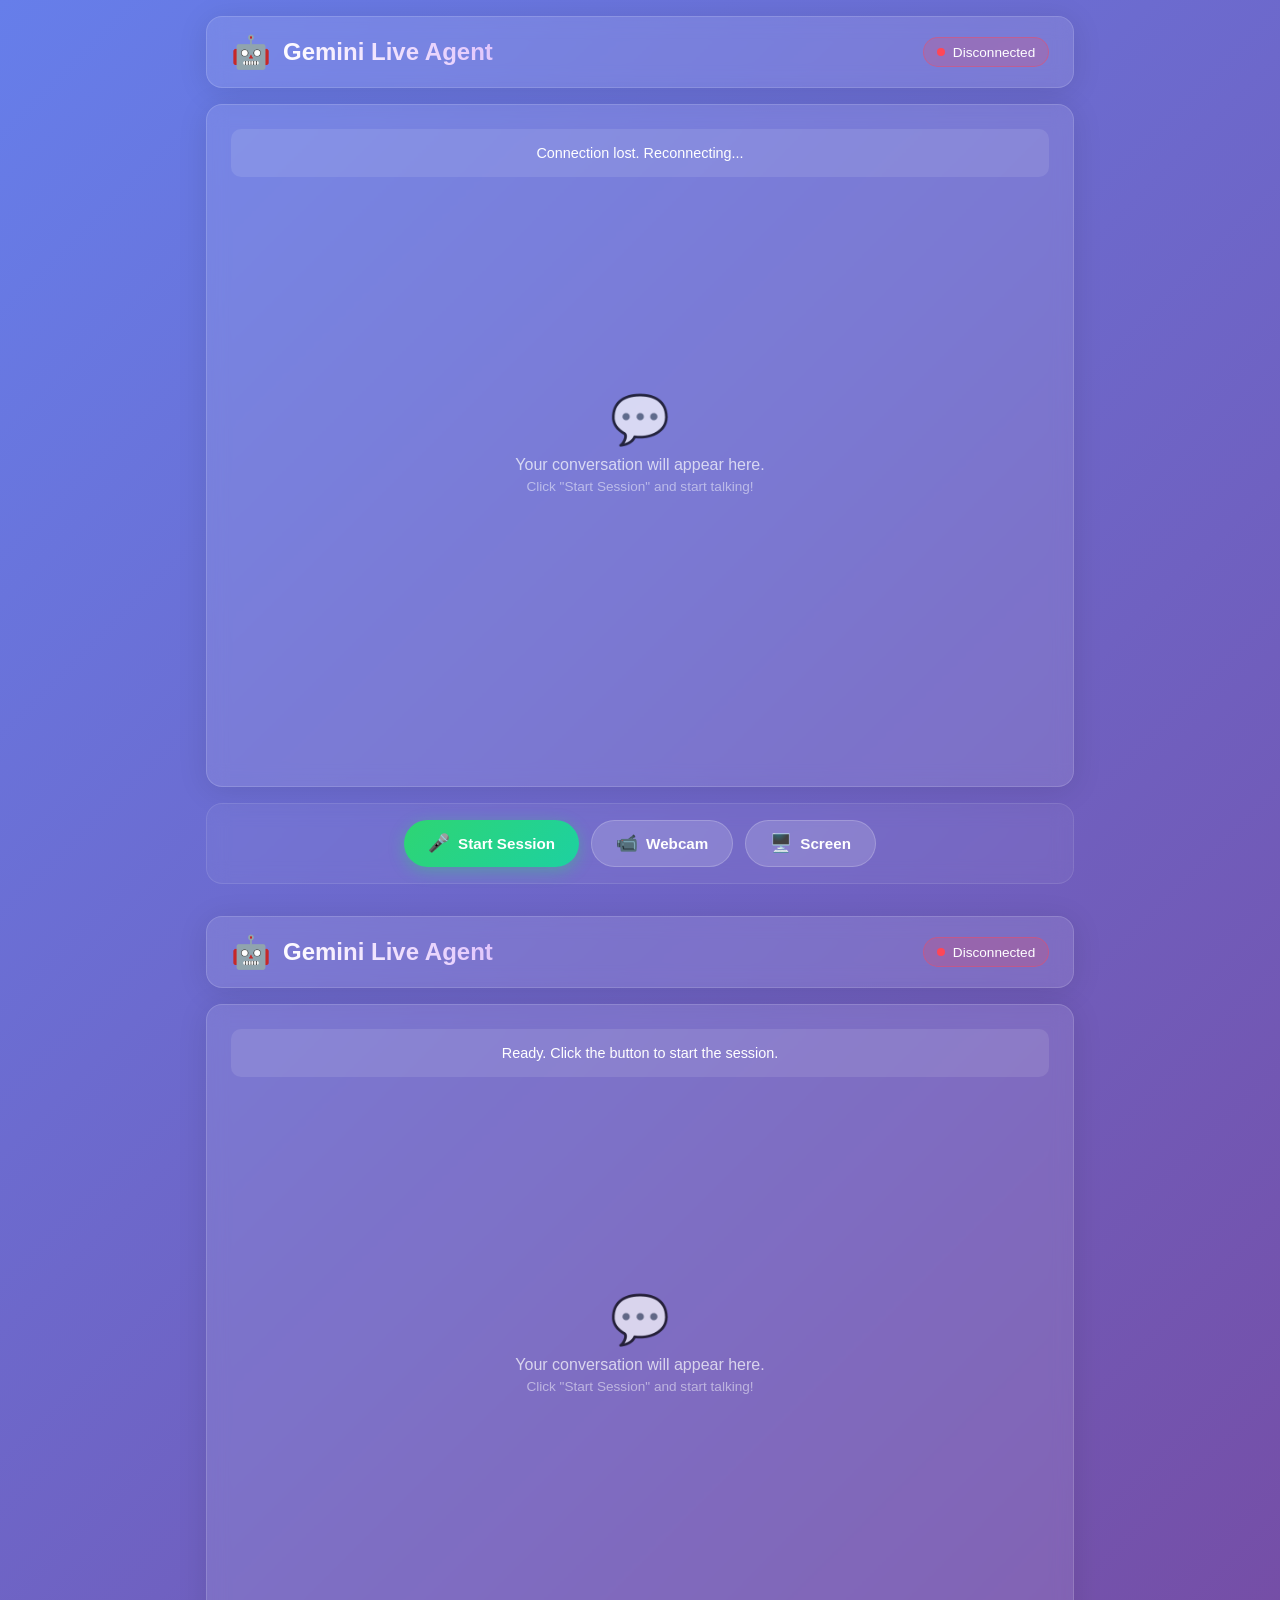
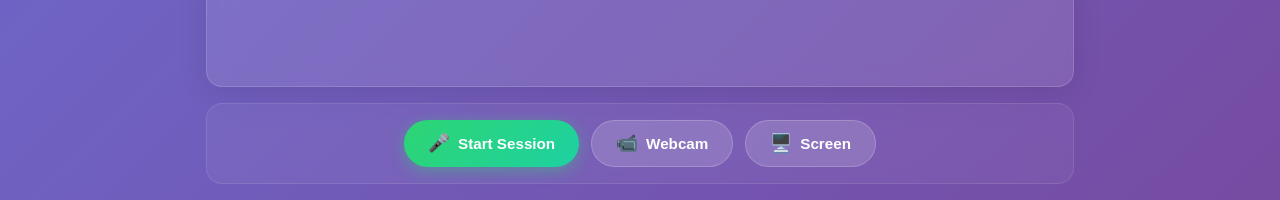
<file: live_agent/frontend/index.html>
<!DOCTYPE html>
<html lang="en">
<head>
    <meta charset="UTF-8">
    <meta name="viewport" content="width=device-width, initial-scale=1.0">
    <title>Gemini Live Agent</title>
    <link rel="stylesheet" href="styles.css">
</head>
<body>
    <div class="app-container">
        <!-- Header -->
        <header class="app-header">
            <div class="logo">
                <span class="logo-icon">🤖</span>
                <h1>Gemini Live Agent</h1>
            </div>
            <div id="connectionStatus" class="connection-status disconnected">
                <span class="status-dot"></span>
                <span class="status-text">Disconnected</span>
            </div>
        </header>

        <!-- Main chat area -->
        <main class="chat-area">
            <!-- Status bar -->
            <div id="status" class="status-bar">Ready. Click the button to start the session.</div>

            <!-- Conversation history -->
            <div id="conversation" class="conversation">
                <div class="welcome-message">
                    <span class="welcome-icon">💬</span>
                    <p>Your conversation will appear here.</p>
                    <p class="hint">Click "Start Session" and start talking!</p>
                </div>
            </div>

            <!-- Video display (hidden by default) -->
            <div id="videoContainer" class="video-container hidden">
                <video id="videoElement" autoplay playsinline muted></video>
                <div class="video-overlay">
                    <span class="live-indicator">● LIVE</span>
                </div>
            </div>

            <!-- Voice activity indicator -->
            <div id="voiceIndicator" class="voice-indicator">
                <div class="wave"></div>
                <div class="wave"></div>
                <div class="wave"></div>
                <div class="wave"></div>
                <div class="wave"></div>
                <span class="indicator-label">Listening...</span>
            </div>
        </main>

        <!-- Bottom controls -->
        <footer class="controls">
            <button id="micButton" class="btn btn-primary">
                <span class="btn-icon">🎤</span>
                <span class="btn-label">Start Session</span>
            </button>
            <button id="webcamButton" class="btn btn-secondary">
                <span class="btn-icon">📹</span>
                <span class="btn-label">Webcam</span>
            </button>
            <button id="screenButton" class="btn btn-secondary">
                <span class="btn-icon">🖥️</span>
                <span class="btn-label">Screen</span>
            </button>
        </footer>
    </div>

    <script type="module" src="app.js"></script>
</body>
</html><!DOCTYPE html>
<html lang="en">
<head>
    <meta charset="UTF-8">
    <meta name="viewport" content="width=device-width, initial-scale=1.0">
    <title>Gemini Live Agent</title>
    <link rel="stylesheet" href="styles.css">
</head>
<body>
    <div class="app-container">
        <!-- Header -->
        <header class="app-header">
            <div class="logo">
                <span class="logo-icon">🤖</span>
                <h1>Gemini Live Agent</h1>
            </div>
            <div id="connectionStatus" class="connection-status disconnected">
                <span class="status-dot"></span>
                <span class="status-text">Disconnected</span>
            </div>
        </header>

        <!-- Main chat area -->
        <main class="chat-area">
            <!-- Status bar -->
            <div id="status" class="status-bar">Ready. Click the button to start the session.</div>

            <!-- Conversation history -->
            <div id="conversation" class="conversation">
                <div class="welcome-message">
                    <span class="welcome-icon">💬</span>
                    <p>Your conversation will appear here.</p>
                    <p class="hint">Click "Start Session" and start talking!</p>
                </div>
            </div>

            <!-- Video display (hidden by default) -->
            <div id="videoContainer" class="video-container hidden">
                <video id="videoElement" autoplay playsinline muted></video>
                <div class="video-overlay">
                    <span class="live-indicator">● LIVE</span>
                </div>
            </div>

            <!-- Voice activity indicator -->
            <div id="voiceIndicator" class="voice-indicator">
                <div class="wave"></div>
                <div class="wave"></div>
                <div class="wave"></div>
                <div class="wave"></div>
                <div class="wave"></div>
                <span class="indicator-label">Listening...</span>
            </div>
        </main>

        <!-- Bottom controls -->
        <footer class="controls">
            <button id="micButton" class="btn btn-primary">
                <span class="btn-icon">🎤</span>
                <span class="btn-label">Start Session</span>
            </button>
            <button id="webcamButton" class="btn btn-secondary">
                <span class="btn-icon">📹</span>
                <span class="btn-label">Webcam</span>
            </button>
            <button id="screenButton" class="btn btn-secondary">
                <span class="btn-icon">🖥️</span>
                <span class="btn-label">Screen</span>
            </button>
        </footer>
    </div>

    <script type="module" src="app.js"></script>
</body>
</html>
</file>
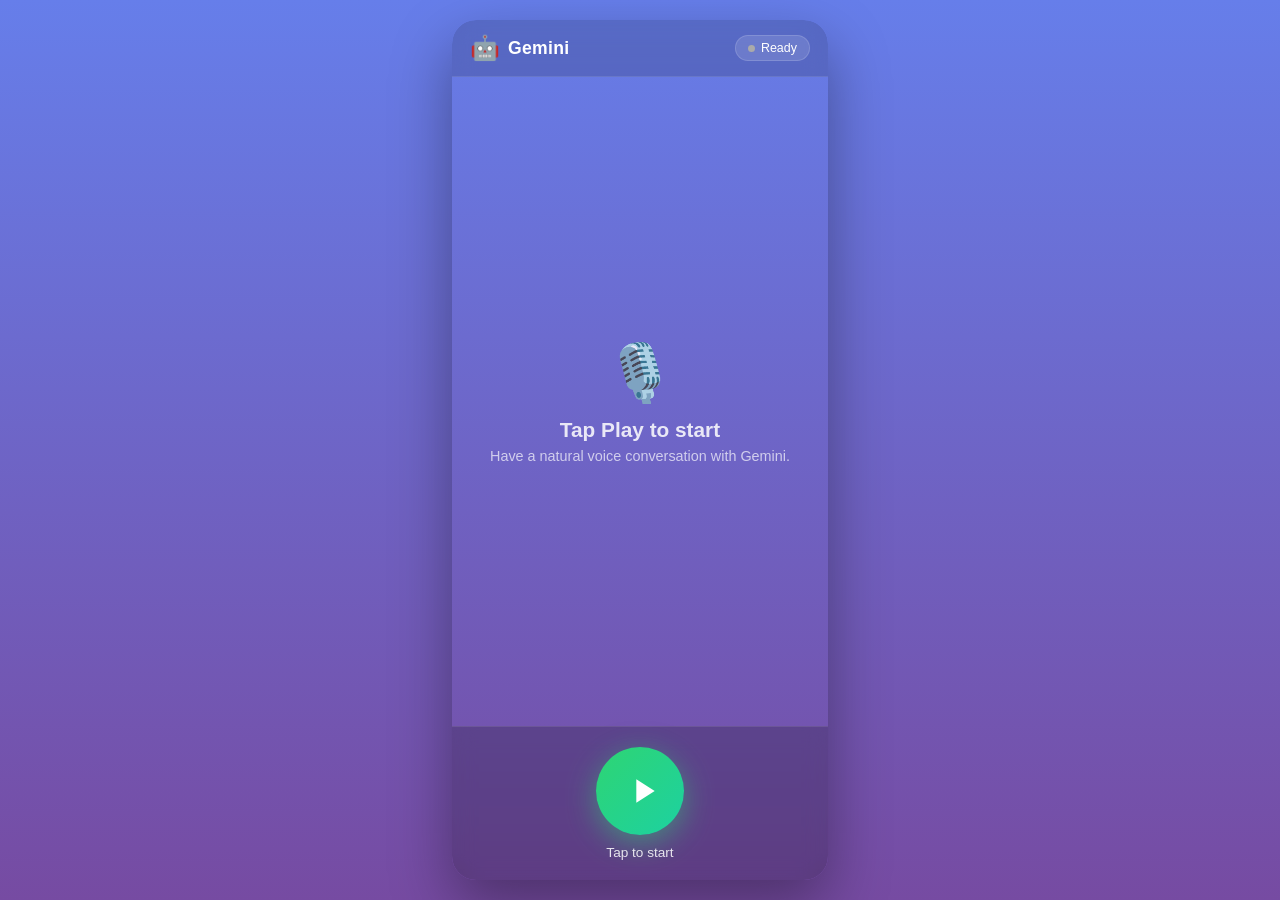
<file: live_agent/frontend/mobile.html>
<!DOCTYPE html>
<html lang="en">
<head>
    <meta charset="UTF-8">
    <meta name="viewport" content="width=device-width, initial-scale=1.0, maximum-scale=1.0, user-scalable=no">
    <meta name="apple-mobile-web-app-capable" content="yes">
    <meta name="mobile-web-app-capable" content="yes">
    <meta name="theme-color" content="#667eea">
    <title>Gemini Assistant</title>
    <link rel="stylesheet" href="styles/mobile-style.css"></head>
<body>

    <div class="app-shell">

        <!-- Header -->
        <header class="mobile-header">
            <div class="brand">
                <span class="brand-icon">🤖</span>
                <span class="brand-name">Gemini</span>
            </div>
            <div id="statusPill" class="status-pill status-idle">
                <span class="status-dot"></span>
                <span class="status-label">Ready</span>
            </div>
        </header>

        <!-- Function call info (appears when a tool is called) -->
        <div id="functionInfo" class="function-info hidden">
            <span class="function-icon">⚙️</span>
            <span id="functionInfoText" class="function-text">Tool running...</span>
        </div>

        <!-- Main interaction zone -->
        <main class="main-zone">

            <!-- Video preview (hidden until webcam/screen is active) -->
            <div id="videoWrapper" class="video-wrapper hidden">
                <video id="videoPreview" autoplay playsinline muted></video>
                <div class="live-badge">● LIVE</div>
            </div>

            <!-- Conversation / chat output -->
            <div id="output" class="output">
                <div class="welcome">
                    <div class="welcome-icon">🎙️</div>
                    <h2>Tap Play to start</h2>
                    <p>Have a natural voice conversation with Gemini.</p>
                </div>
            </div>

        </main>

        <!-- Controls zone (bottom of screen) -->
        <footer class="controls-zone">

            <!-- Play button (shown initially) -->
            <div id="playButtonContainer" class="play-container">
                <button id="connectButton" class="play-button" aria-label="Start session">
                    <svg viewBox="0 0 24 24" fill="currentColor" width="40" height="40">
                        <path d="M8 5v14l11-7z"/>
                    </svg>
                </button>
                <p class="play-hint">Tap to start</p>
            </div>

            <!-- Media controls (shown when session is active) -->
            <div id="mediaButtonsContainer" class="media-controls hidden">

                <button id="micButton" class="control-btn control-mic" aria-label="Mute microphone">
                    <svg viewBox="0 0 24 24" fill="currentColor" width="28" height="28">
                        <path d="M12 14c1.66 0 3-1.34 3-3V5c0-1.66-1.34-3-3-3S9 3.34 9 5v6c0 1.66 1.34 3 3 3zm5.3-3c0 3-2.54 5.1-5.3 5.1S6.7 14 6.7 11H5c0 3.41 2.72 6.23 6 6.72V21h2v-3.28c3.28-.48 6-3.3 6-6.72h-1.7z"/>
                    </svg>
                </button>

                <button id="webcamButton" class="control-btn control-cam" aria-label="Start webcam">
                    <svg viewBox="0 0 24 24" fill="currentColor" width="28" height="28">
                        <path d="M17 10.5V7c0-.55-.45-1-1-1H4c-.55 0-1 .45-1 1v10c0 .55.45 1 1 1h12c.55 0 1-.45 1-1v-3.5l4 4v-11l-4 4z"/>
                    </svg>
                </button>

                <button id="stopButton" class="control-btn control-stop" aria-label="End session">
                    <svg viewBox="0 0 24 24" fill="currentColor" width="28" height="28">
                        <path d="M6 6h12v12H6z"/>
                    </svg>
                </button>

                <button id="screenButton" class="control-btn control-screen" aria-label="Share screen">
                    <svg viewBox="0 0 24 24" fill="currentColor" width="28" height="28">
                        <path d="M20 18c1.1 0 2-.9 2-2V6c0-1.1-.9-2-2-2H4c-1.1 0-2 .9-2 2v10c0 1.1.9 2 2 2H0v2h24v-2h-4zM4 6h16v10H4V6z"/>
                    </svg>
                </button>

                <button id="switchCameraButton" class="control-btn control-switch hidden" aria-label="Switch camera">
                    <svg viewBox="0 0 24 24" fill="currentColor" width="28" height="28">
                        <path d="M20 4h-3.17L15 2H9L7.17 4H4c-1.1 0-2 .9-2 2v12c0 1.1.9 2 2 2h16c1.1 0 2-.9 2-2V6c0-1.1-.9-2-2-2zm-5 11.5V13H9v2.5L5.5 12 9 8.5V11h6V8.5l3.5 3.5-3.5 3.5z"/>
                    </svg>
                </button>

            </div>

        </footer>

    </div>

    <script type="module">
import { AudioStreamer } from './audio-streamer.js';
import { MediaHandler } from './media-handler.js';

// =============================================================
// Configuration
// =============================================================
const GEMINI_MODEL = "models/gemini-3.1-flash-live-preview";
const PROXY_URL ='ws://localhost:8081';

// =============================================================
// AudioRecorder class (reused from index.html version)
// =============================================================
class AudioRecorder {
    constructor() {
        this.audioContext = null;
        this.workletNode = null;
        this.stream = null;
        this.source = null;
    }

    async start() {
        this.stream = await navigator.mediaDevices.getUserMedia({ audio: true });
        this.audioContext = new AudioContext({ sampleRate: 16000 });
        await this.audioContext.audioWorklet.addModule('audio-processor.js');
        this.workletNode = new AudioWorkletNode(this.audioContext, 'audio-processor');
        this.source = this.audioContext.createMediaStreamSource(this.stream);
        this.source.connect(this.workletNode);
    }

    mute()   { if (this.source && this.workletNode) this.source.disconnect(this.workletNode); }
    unmute() { if (this.source && this.workletNode) this.source.connect(this.workletNode); }

    stop() {
        if (this.stream) this.stream.getTracks().forEach(t => t.stop());
        if (this.audioContext) this.audioContext.close();
        this.stream = null;
        this.audioContext = null;
        this.workletNode = null;
        this.source = null;
    }
}

// =============================================================
// UI element references
// =============================================================
const statusPill            = document.getElementById('statusPill');
const statusLabel           = statusPill.querySelector('.status-label');
const functionInfo          = document.getElementById('functionInfo');
const functionInfoText      = document.getElementById('functionInfoText');
const videoWrapper          = document.getElementById('videoWrapper');
const videoPreview          = document.getElementById('videoPreview');
const output                = document.getElementById('output');

const playButtonContainer   = document.getElementById('playButtonContainer');
const connectButton         = document.getElementById('connectButton');

const mediaButtonsContainer = document.getElementById('mediaButtonsContainer');
const micButton             = document.getElementById('micButton');
const webcamButton          = document.getElementById('webcamButton');
const screenButton          = document.getElementById('screenButton');
const stopButton            = document.getElementById('stopButton');
const switchCameraButton    = document.getElementById('switchCameraButton');

// =============================================================
// Instances
// =============================================================
const recorder     = new AudioRecorder();
const streamer     = new AudioStreamer();
const mediaHandler = new MediaHandler();
mediaHandler.setVideoElement(videoPreview);

// =============================================================
// App state
// =============================================================
let ws              = null;
let isSessionActive = false;
let isMicMuted      = false;
let mediaType       = null;          // 'webcam' | 'screen' | null

// =============================================================
// UI helpers
// =============================================================
function setStatus(state, label) {
    statusPill.className = `status-pill status-${state}`;
    statusLabel.textContent = label;
}

function showFunctionInfo(text) {
    functionInfoText.textContent = text;
    functionInfo.classList.remove('hidden');
    clearTimeout(showFunctionInfo._t);
    showFunctionInfo._t = setTimeout(() => functionInfo.classList.add('hidden'), 3500);
}

function addMessage(text, sender) {
    // Remove welcome message on first real message
    const welcome = output.querySelector('.welcome');
    if (welcome) welcome.remove();

    const msg = document.createElement('div');
    msg.className = 'message ' + sender;
    msg.textContent = text;
    output.appendChild(msg);
    output.scrollTop = output.scrollHeight;
}

function switchToMediaControls() {
    playButtonContainer.classList.add('hidden');
    mediaButtonsContainer.classList.remove('hidden');
}

function switchToPlayButton() {
    mediaButtonsContainer.classList.add('hidden');
    playButtonContainer.classList.remove('hidden');
    videoWrapper.classList.add('hidden');
    micButton.classList.remove('muted');
    webcamButton.classList.remove('active');
    screenButton.classList.remove('active');
    switchCameraButton.classList.add('hidden');
}

function resetWelcome() {
    output.innerHTML = `
        <div class="welcome">
            <div class="welcome-icon">🎙️</div>
            <h2>Tap Play to start</h2>
            <p>Have a natural voice conversation with Gemini.</p>
        </div>
    `;
}

// =============================================================
// WebSocket setup (called on Play)
// =============================================================
function connectWebSocket() {
    return new Promise((resolve, reject) => {
        ws = new WebSocket(PROXY_URL);

        ws.onopen = () => {
            console.log('✅ WebSocket connected');
            resolve();
        };

        ws.onerror = (err) => {
            console.error('❌ WebSocket error', err);
            setStatus('error', 'Error');
            reject(err);
        };

        ws.onclose = () => {
            console.warn('⚠️ WebSocket closed');
            isSessionActive = false;
            setStatus('idle', 'Ready');
        };

        ws.onmessage = handleServerMessage;
    });
}

// =============================================================
// Server message handler
// =============================================================
async function handleServerMessage(event) {
    const response = JSON.parse(event.data);

    // ADK format: { type: "audio" | "interrupted" | "backend", data: ... }
    if (response.type === "interrupted") {
        if (streamer.stop) streamer.stop();
        setStatus('connected', 'Listening');
        return;
    }

    if (response.type === "audio") {
        setStatus('speaking', 'Speaking');
        await streamer.receiveAudioChunk(response.data);
        return;
    }

    if (response.type === "backend" && response.data === "turn_complete") {
        if (!streamer.isPlaying) {
            setStatus('connected', 'Listening');
        }
        return;
    }
}
// =============================================================
// CONNECT (Play button) — starts everything
// =============================================================
connectButton.addEventListener('click', async () => {
    setStatus('idle', 'Connecting...');

    try {
        await connectWebSocket();
    } catch {
        alert('Could not connect to the server. Is the proxy running?');
        return;
    }

    try {
        await recorder.start();
    } catch {
        alert('Microphone access denied.');
        ws.close();
        return;
    }

    // Wire the worklet to send audio chunks via WebSocket
    recorder.workletNode.port.onmessage = (event) => {
        if (!isSessionActive || ws.readyState !== WebSocket.OPEN) return;
        const b64 = btoa(String.fromCharCode(...new Uint8Array(event.data)));
        ws.send(JSON.stringify({
            realtimeInput: {
                mediaChunks: [{ mime_type: "audio/pcm", data: b64 }]
            }
        }));
    };

    isSessionActive = true;
    switchToMediaControls();
    setStatus('connected', 'Listening');
});

// =============================================================
// STOP — ends the session completely
// =============================================================
stopButton.addEventListener('click', () => {
    if (streamer.stop) streamer.stop();
    recorder.stop();
    mediaHandler.stopAll();
    if (ws && ws.readyState === WebSocket.OPEN) ws.close();

    isSessionActive = false;
    isMicMuted      = false;
    mediaType       = null;

    switchToPlayButton();
    resetWelcome();
    setStatus('idle', 'Ready');
});

// =============================================================
// MIC — mute / unmute
// =============================================================
micButton.addEventListener('click', () => {
    if (!isSessionActive) return;

    isMicMuted = !isMicMuted;
    if (isMicMuted) {
        recorder.mute();
        micButton.classList.add('muted');
        setStatus('idle', 'Muted');
    } else {
        recorder.unmute();
        micButton.classList.remove('muted');
        setStatus('connected', 'Listening');
    }
});

// =============================================================
// WEBCAM — toggle
// =============================================================
webcamButton.addEventListener('click', async () => {
    if (!isSessionActive) return;

    // Already active → stop
    if (mediaType === 'webcam') {
        mediaHandler.stopAll();
        videoWrapper.classList.add('hidden');
        webcamButton.classList.remove('active');
        switchCameraButton.classList.add('hidden');
        mediaType = null;
        return;
    }

    // Stop screen if active first
    if (mediaType === 'screen') {
        mediaHandler.stopAll();
        screenButton.classList.remove('active');
    }

    const success = await mediaHandler.startWebcam();
    if (!success) {
        alert('Webcam access denied.');
        return;
    }

    videoWrapper.classList.remove('hidden');
    mediaHandler.startFrameCapture();
    webcamButton.classList.add('active');
    mediaType = 'webcam';

    // Show "switch camera" only on mobile (touch devices with multiple cameras)
    if ('ontouchstart' in window) {
        switchCameraButton.classList.remove('hidden');
    }
});

// =============================================================
// SCREEN SHARE — toggle
// =============================================================
screenButton.addEventListener('click', async () => {
    if (!isSessionActive) return;

    if (mediaType === 'screen') {
        mediaHandler.stopAll();
        videoWrapper.classList.add('hidden');
        screenButton.classList.remove('active');
        mediaType = null;
        return;
    }

    if (mediaType === 'webcam') {
        mediaHandler.stopAll();
        webcamButton.classList.remove('active');
        switchCameraButton.classList.add('hidden');
    }

    const success = await mediaHandler.startScreenShare();
    if (!success) {
        alert('Screen share denied.');
        return;
    }

    videoWrapper.classList.remove('hidden');
    mediaHandler.startFrameCapture();
    screenButton.classList.add('active');
    mediaType = 'screen';
});

// =============================================================
// SWITCH CAMERA — front ↔ back on mobile
// =============================================================
switchCameraButton.addEventListener('click', async () => {
    if (mediaType !== 'webcam') return;

    // Toggle facing mode by stopping and restarting with the opposite one
    const current = mediaHandler._facingMode || 'user';
    const next    = current === 'user' ? 'environment' : 'user';

    mediaHandler.stopAll();

    // Restart webcam with opposite facing mode
    try {
        const stream = await navigator.mediaDevices.getUserMedia({
            video: { facingMode: next, width: 640, height: 480 },
            audio: false
        });
        mediaHandler.stream = stream;
        mediaHandler._facingMode = next;
        videoPreview.srcObject = stream;
        videoWrapper.classList.remove('hidden');
        mediaHandler.startFrameCapture();
    } catch (err) {
        console.error('Failed to switch camera:', err);
    }
});    </script>

</body>
</html>
</file>
<file: live_agent/frontend/styles.css>
/* ===== Reset & Base ===== */
* {
    margin: 0;
    padding: 0;
    box-sizing: border-box;
}

body {
    font-family: -apple-system, BlinkMacSystemFont, 'Segoe UI', Roboto, sans-serif;
    background: linear-gradient(135deg, #667eea 0%, #764ba2 100%);
    min-height: 100vh;
    color: #fff;
    overflow-x: hidden;
}

/* ===== App Container ===== */
.app-container {
    max-width: 900px;
    margin: 0 auto;
    min-height: 100vh;
    display: flex;
    flex-direction: column;
    padding: 1rem;
}

/* ===== Header ===== */
.app-header {
    display: flex;
    justify-content: space-between;
    align-items: center;
    padding: 1rem 1.5rem;
    background: rgba(255, 255, 255, 0.1);
    backdrop-filter: blur(10px);
    border-radius: 16px;
    margin-bottom: 1rem;
    box-shadow: 0 4px 30px rgba(0, 0, 0, 0.1);
    border: 1px solid rgba(255, 255, 255, 0.15);
}

.logo {
    display: flex;
    align-items: center;
    gap: 0.75rem;
}

.logo-icon {
    font-size: 2rem;
    animation: bounce 2s ease-in-out infinite;
}

@keyframes bounce {
    0%, 100% { transform: translateY(0); }
    50% { transform: translateY(-5px); }
}

.app-header h1 {
    font-size: 1.5rem;
    font-weight: 600;
    background: linear-gradient(45deg, #fff, #e0c3fc);
    -webkit-background-clip: text;
    -webkit-text-fill-color: transparent;
    background-clip: text;
}

/* ===== Connection Status ===== */
.connection-status {
    display: flex;
    align-items: center;
    gap: 0.5rem;
    padding: 0.4rem 0.8rem;
    border-radius: 20px;
    font-size: 0.85rem;
    font-weight: 500;
}

.status-dot {
    width: 8px;
    height: 8px;
    border-radius: 50%;
    background: #888;
    transition: background 0.3s;
}

.connection-status.connected {
    background: rgba(46, 213, 115, 0.2);
    border: 1px solid rgba(46, 213, 115, 0.4);
}
.connection-status.connected .status-dot {
    background: #2ed573;
    box-shadow: 0 0 10px #2ed573;
    animation: pulse-dot 2s ease-in-out infinite;
}

.connection-status.disconnected {
    background: rgba(255, 71, 87, 0.2);
    border: 1px solid rgba(255, 71, 87, 0.4);
}
.connection-status.disconnected .status-dot {
    background: #ff4757;
}

@keyframes pulse-dot {
    0%, 100% { opacity: 1; }
    50% { opacity: 0.4; }
}

/* ===== Chat Area ===== */
.chat-area {
    flex: 1;
    display: flex;
    flex-direction: column;
    background: rgba(255, 255, 255, 0.1);
    backdrop-filter: blur(10px);
    border-radius: 16px;
    padding: 1.5rem;
    gap: 1rem;
    box-shadow: 0 4px 30px rgba(0, 0, 0, 0.1);
    border: 1px solid rgba(255, 255, 255, 0.15);
    overflow: hidden;
}

/* ===== Status Bar ===== */
.status-bar {
    padding: 0.75rem 1rem;
    background: rgba(255, 255, 255, 0.1);
    border-radius: 10px;
    font-size: 0.9rem;
    text-align: center;
    font-weight: 500;
    min-height: 48px;
    display: flex;
    align-items: center;
    justify-content: center;
    transition: background 0.3s;
}

.status-bar.speaking {
    background: rgba(255, 177, 66, 0.2);
    border: 1px solid rgba(255, 177, 66, 0.4);
}

.status-bar.listening {
    background: rgba(46, 213, 115, 0.15);
    border: 1px solid rgba(46, 213, 115, 0.3);
}

/* ===== Conversation ===== */
.conversation {
    flex: 1;
    overflow-y: auto;
    padding: 1rem;
    display: flex;
    flex-direction: column;
    gap: 0.75rem;
    min-height: 300px;
    max-height: 500px;
}

.conversation::-webkit-scrollbar {
    width: 6px;
}
.conversation::-webkit-scrollbar-thumb {
    background: rgba(255, 255, 255, 0.3);
    border-radius: 3px;
}

.welcome-message {
    margin: auto;
    text-align: center;
    opacity: 0.7;
}

.welcome-icon {
    font-size: 3rem;
    display: block;
    margin-bottom: 0.5rem;
}

.hint {
    font-size: 0.85rem;
    opacity: 0.7;
    margin-top: 0.3rem;
}

.message {
    padding: 0.8rem 1.1rem;
    border-radius: 18px;
    max-width: 75%;
    word-wrap: break-word;
    animation: slide-in 0.3s ease-out;
    line-height: 1.4;
}

@keyframes slide-in {
    from { opacity: 0; transform: translateY(10px); }
    to { opacity: 1; transform: translateY(0); }
}

.message.user {
    align-self: flex-end;
    background: linear-gradient(135deg, #667eea, #764ba2);
    border-bottom-right-radius: 4px;
}

.message.assistant {
    align-self: flex-start;
    background: rgba(255, 255, 255, 0.15);
    border-bottom-left-radius: 4px;
}

.message.tool {
    align-self: center;
    background: rgba(255, 177, 66, 0.2);
    border: 1px solid rgba(255, 177, 66, 0.4);
    font-size: 0.85rem;
    font-family: monospace;
    max-width: 90%;
    opacity: 0.9;
}

.message-meta {
    font-size: 0.7rem;
    opacity: 0.6;
    margin-top: 0.3rem;
}

/* ===== Video Container ===== */
.video-container {
    position: relative;
    border-radius: 12px;
    overflow: hidden;
    max-width: 100%;
    background: black;
}

#videoElement {
    width: 100%;
    display: block;
    max-height: 300px;
    object-fit: cover;
}

.video-overlay {
    position: absolute;
    top: 10px;
    left: 10px;
    z-index: 2;
}

.live-indicator {
    background: rgba(255, 71, 87, 0.9);
    color: white;
    padding: 4px 10px;
    border-radius: 4px;
    font-size: 0.75rem;
    font-weight: bold;
    letter-spacing: 0.5px;
    animation: pulse-live 1.5s ease-in-out infinite;
}

@keyframes pulse-live {
    0%, 100% { opacity: 1; }
    50% { opacity: 0.6; }
}

/* ===== Voice Activity Indicator ===== */
.voice-indicator {
    display: none;
    align-items: center;
    justify-content: center;
    gap: 0.8rem;
    padding: 0.75rem;
    background: rgba(46, 213, 115, 0.15);
    border-radius: 10px;
    border: 1px solid rgba(46, 213, 115, 0.3);
}

.voice-indicator.active {
    display: flex;
}

.voice-indicator.speaking {
    background: rgba(255, 177, 66, 0.15);
    border-color: rgba(255, 177, 66, 0.3);
}

.wave {
    width: 4px;
    height: 20px;
    background: #2ed573;
    border-radius: 2px;
    animation: wave-bounce 1.2s ease-in-out infinite;
}

.voice-indicator.speaking .wave {
    background: #ffb142;
}

.wave:nth-child(1) { animation-delay: 0s; }
.wave:nth-child(2) { animation-delay: 0.15s; }
.wave:nth-child(3) { animation-delay: 0.3s; }
.wave:nth-child(4) { animation-delay: 0.45s; }
.wave:nth-child(5) { animation-delay: 0.6s; }

@keyframes wave-bounce {
    0%, 100% { transform: scaleY(0.3); }
    50% { transform: scaleY(1); }
}

.indicator-label {
    font-size: 0.85rem;
    font-weight: 500;
    margin-left: 0.5rem;
}

/* ===== Controls / Buttons ===== */
.controls {
    display: flex;
    gap: 0.75rem;
    justify-content: center;
    padding: 1rem;
    background: rgba(255, 255, 255, 0.05);
    backdrop-filter: blur(10px);
    border-radius: 16px;
    margin-top: 1rem;
    flex-wrap: wrap;
    border: 1px solid rgba(255, 255, 255, 0.1);
}

.btn {
    display: flex;
    align-items: center;
    gap: 0.5rem;
    padding: 0.75rem 1.5rem;
    border: none;
    border-radius: 50px;
    font-size: 0.95rem;
    font-weight: 600;
    cursor: pointer;
    transition: all 0.3s;
    color: white;
    position: relative;
    overflow: hidden;
}

.btn-icon {
    font-size: 1.1rem;
}

.btn-primary {
    background: linear-gradient(135deg, #2ed573, #1dd1a1);
    box-shadow: 0 4px 15px rgba(46, 213, 115, 0.4);
}

.btn-primary:hover:not(:disabled) {
    transform: translateY(-2px);
    box-shadow: 0 6px 20px rgba(46, 213, 115, 0.5);
}

.btn-primary.active {
    background: linear-gradient(135deg, #ff6b6b, #ee5a6f);
    box-shadow: 0 4px 15px rgba(255, 107, 107, 0.4);
}

.btn-secondary {
    background: rgba(255, 255, 255, 0.15);
    border: 1px solid rgba(255, 255, 255, 0.2);
}

.btn-secondary:hover:not(:disabled) {
    background: rgba(255, 255, 255, 0.25);
    transform: translateY(-2px);
}

.btn-secondary.active {
    background: linear-gradient(135deg, #ff6b6b, #ee5a6f);
    border-color: transparent;
}

.btn:active {
    transform: translateY(0);
}

.btn:disabled {
    opacity: 0.5;
    cursor: not-allowed;
}

/* ===== Utility ===== */
.hidden {
    display: none !important;
}

/* ===== Responsive ===== */
@media (max-width: 600px) {
    .app-header h1 {
        font-size: 1.2rem;
    }

    .btn {
        padding: 0.6rem 1rem;
        font-size: 0.85rem;
    }

    .btn-label {
        display: none;
    }

    .btn-icon {
        font-size: 1.3rem;
    }
}
</file>
<file: live_agent/frontend/styles/mobile-style.css>
/* ============================================================
   Mobile-first stylesheet for Gemini Live Assistant
   Target: phones (portrait), scales gracefully to desktop
   ============================================================ */

/* ---------- Reset & base ---------- */
*,
*::before,
*::after {
    margin: 0;
    padding: 0;
    box-sizing: border-box;
}

html, body {
    height: 100%;
    overscroll-behavior: none;           /* disable pull-to-refresh on mobile */
    -webkit-tap-highlight-color: transparent;
}

body {
    font-family: -apple-system, BlinkMacSystemFont, 'Segoe UI', Roboto, 'Helvetica Neue', Arial, sans-serif;
    background: linear-gradient(180deg, #667eea 0%, #764ba2 100%);
    color: #fff;
    min-height: 100vh;
    min-height: 100dvh;                   /* dynamic viewport height on mobile */
    overflow: hidden;                     /* no page scroll — only #output scrolls */
    -webkit-font-smoothing: antialiased;
}

button {
    font-family: inherit;
    border: none;
    cursor: pointer;
    background: none;
    color: inherit;
}

/* ---------- Utility ---------- */
.hidden {
    display: none !important;
}

/* ============================================================
   APP SHELL (full-screen flex column)
   ============================================================ */
.app-shell {
    display: flex;
    flex-direction: column;
    height: 100vh;
    height: 100dvh;
    max-width: 600px;
    margin: 0 auto;
    position: relative;
}

/* ============================================================
   HEADER (fixed at top)
   ============================================================ */
.mobile-header {
    flex-shrink: 0;
    display: flex;
    justify-content: space-between;
    align-items: center;
    padding: 14px 18px;
    background: rgba(0, 0, 0, 0.15);
    backdrop-filter: blur(10px);
    -webkit-backdrop-filter: blur(10px);
    border-bottom: 1px solid rgba(255, 255, 255, 0.1);
    z-index: 10;
}

.brand {
    display: flex;
    align-items: center;
    gap: 8px;
}

.brand-icon {
    font-size: 1.5rem;
}

.brand-name {
    font-size: 1.1rem;
    font-weight: 600;
    letter-spacing: 0.3px;
}

/* --- Status pill (Ready / Connected / Speaking) --- */
.status-pill {
    display: flex;
    align-items: center;
    gap: 6px;
    padding: 5px 12px;
    border-radius: 100px;
    font-size: 0.78rem;
    font-weight: 500;
    background: rgba(255, 255, 255, 0.12);
    border: 1px solid rgba(255, 255, 255, 0.15);
    transition: all 0.3s ease;
}

.status-dot {
    width: 7px;
    height: 7px;
    border-radius: 50%;
    background: #aaa;
}

.status-pill.status-idle .status-dot      { background: #aaa; }
.status-pill.status-connected .status-dot {
    background: #2ed573;
    box-shadow: 0 0 8px #2ed573;
    animation: dot-pulse 2s ease-in-out infinite;
}
.status-pill.status-speaking {
    background: rgba(255, 177, 66, 0.2);
    border-color: rgba(255, 177, 66, 0.4);
}
.status-pill.status-speaking .status-dot {
    background: #ffb142;
    box-shadow: 0 0 8px #ffb142;
    animation: dot-pulse 0.8s ease-in-out infinite;
}
.status-pill.status-error {
    background: rgba(255, 71, 87, 0.2);
    border-color: rgba(255, 71, 87, 0.4);
}
.status-pill.status-error .status-dot { background: #ff4757; }

@keyframes dot-pulse {
    0%, 100% { opacity: 1; }
    50%      { opacity: 0.4; }
}

/* ============================================================
   FUNCTION INFO BANNER
   ============================================================ */
.function-info {
    flex-shrink: 0;
    display: flex;
    align-items: center;
    gap: 8px;
    padding: 10px 16px;
    margin: 10px 14px 0;
    background: rgba(255, 177, 66, 0.18);
    border: 1px solid rgba(255, 177, 66, 0.4);
    border-radius: 12px;
    font-size: 0.85rem;
    animation: slide-down 0.3s ease-out;
}

.function-icon {
    font-size: 1rem;
    animation: spin 2s linear infinite;
}

.function-text {
    font-weight: 500;
}

@keyframes spin {
    from { transform: rotate(0deg); }
    to   { transform: rotate(360deg); }
}

@keyframes slide-down {
    from { opacity: 0; transform: translateY(-10px); }
    to   { opacity: 1; transform: translateY(0); }
}

/* ============================================================
   MAIN ZONE (takes remaining vertical space)
   ============================================================ */
.main-zone {
    flex: 1;
    display: flex;
    flex-direction: column;
    padding: 14px;
    gap: 12px;
    overflow: hidden;                    /* inner #output handles scrolling */
}

/* ---------- Video preview ---------- */
.video-wrapper {
    position: relative;
    width: 100%;
    max-height: 240px;
    border-radius: 16px;
    overflow: hidden;
    background: #000;
    box-shadow: 0 8px 25px rgba(0, 0, 0, 0.25);
    flex-shrink: 0;
}

#videoPreview {
    width: 100%;
    height: 100%;
    object-fit: cover;
    display: block;
}

.live-badge {
    position: absolute;
    top: 10px;
    left: 10px;
    background: rgba(255, 71, 87, 0.9);
    color: #fff;
    padding: 3px 8px;
    border-radius: 4px;
    font-size: 0.7rem;
    font-weight: 700;
    letter-spacing: 0.5px;
    animation: live-blink 1.5s ease-in-out infinite;
}

@keyframes live-blink {
    0%, 100% { opacity: 1; }
    50%      { opacity: 0.55; }
}

/* ---------- Output / chat ---------- */
.output {
    flex: 1;
    overflow-y: auto;
    -webkit-overflow-scrolling: touch;
    padding: 8px 4px;
    display: flex;
    flex-direction: column;
    gap: 10px;
}

.output::-webkit-scrollbar { width: 4px; }
.output::-webkit-scrollbar-thumb {
    background: rgba(255, 255, 255, 0.25);
    border-radius: 2px;
}

.welcome {
    margin: auto;
    text-align: center;
    opacity: 0.85;
    padding: 20px;
}

.welcome-icon {
    font-size: 3.5rem;
    margin-bottom: 12px;
    animation: float 3s ease-in-out infinite;
}

.welcome h2 {
    font-size: 1.3rem;
    margin-bottom: 6px;
    font-weight: 600;
}

.welcome p {
    font-size: 0.9rem;
    opacity: 0.8;
}

@keyframes float {
    0%, 100% { transform: translateY(0); }
    50%      { transform: translateY(-6px); }
}

/* ---------- Message bubbles ---------- */
.message {
    padding: 10px 14px;
    border-radius: 18px;
    max-width: 85%;
    word-wrap: break-word;
    animation: msg-in 0.25s ease-out;
    line-height: 1.4;
    font-size: 0.95rem;
}

@keyframes msg-in {
    from { opacity: 0; transform: translateY(8px); }
    to   { opacity: 1; transform: translateY(0); }
}

.message.user {
    align-self: flex-end;
    background: linear-gradient(135deg, #5a7cd6, #6b52a0);
    border-bottom-right-radius: 4px;
}

.message.assistant {
    align-self: flex-start;
    background: rgba(255, 255, 255, 0.15);
    border-bottom-left-radius: 4px;
}

/* ============================================================
   CONTROLS ZONE (fixed at bottom)
   ============================================================ */
.controls-zone {
    flex-shrink: 0;
    padding: 20px 18px calc(20px + env(safe-area-inset-bottom, 0));
    background: rgba(0, 0, 0, 0.2);
    backdrop-filter: blur(10px);
    -webkit-backdrop-filter: blur(10px);
    border-top: 1px solid rgba(255, 255, 255, 0.1);
    z-index: 10;
}

/* ---------- Play button (initial state) ---------- */
.play-container {
    display: flex;
    flex-direction: column;
    align-items: center;
    gap: 10px;
}

.play-button {
    width: 88px;
    height: 88px;
    border-radius: 50%;
    background: linear-gradient(135deg, #2ed573, #1dd1a1);
    color: #fff;
    display: flex;
    align-items: center;
    justify-content: center;
    box-shadow: 0 8px 30px rgba(46, 213, 115, 0.5),
                0 0 0 0 rgba(46, 213, 115, 0.6);
    transition: transform 0.15s ease, box-shadow 0.3s ease;
    animation: play-pulse 2.5s ease-out infinite;
    padding-left: 6px;                   /* optical alignment for Play triangle */
}

.play-button:active {
    transform: scale(0.92);
    animation: none;
}

@keyframes play-pulse {
    0% {
        box-shadow: 0 8px 30px rgba(46, 213, 115, 0.5),
                    0 0 0 0 rgba(46, 213, 115, 0.6);
    }
    100% {
        box-shadow: 0 8px 30px rgba(46, 213, 115, 0.5),
                    0 0 0 24px rgba(46, 213, 115, 0);
    }
}

.play-hint {
    font-size: 0.85rem;
    opacity: 0.85;
    font-weight: 500;
}

/* ---------- Media controls (active state) ---------- */
.media-controls {
    display: flex;
    justify-content: center;
    align-items: center;
    gap: 14px;
    flex-wrap: wrap;
}

.control-btn {
    width: 58px;
    height: 58px;
    border-radius: 50%;
    display: flex;
    align-items: center;
    justify-content: center;
    background: rgba(255, 255, 255, 0.15);
    border: 1px solid rgba(255, 255, 255, 0.2);
    color: #fff;
    transition: transform 0.15s ease, background 0.2s ease;
}

.control-btn:active {
    transform: scale(0.92);
    background: rgba(255, 255, 255, 0.25);
}

/* --- State variants --- */
.control-btn.active {
    background: linear-gradient(135deg, #667eea, #764ba2);
    border-color: transparent;
    box-shadow: 0 4px 15px rgba(102, 126, 234, 0.45);
}

.control-btn.muted {
    background: rgba(255, 71, 87, 0.3);
    border-color: rgba(255, 71, 87, 0.5);
}

.control-stop {
    background: linear-gradient(135deg, #ff6b6b, #ee5a6f);
    border-color: transparent;
    box-shadow: 0 4px 15px rgba(238, 90, 111, 0.4);
    width: 68px;                         /* slightly larger: primary action */
    height: 68px;
}

.control-stop:active {
    transform: scale(0.92);
    box-shadow: 0 2px 10px rgba(238, 90, 111, 0.3);
}

/* ============================================================
   RESPONSIVE — Desktop adjustments
   ============================================================ */
@media (min-width: 768px) {
    .app-shell {
        max-width: 500px;
        margin: 20px auto;
        height: calc(100vh - 40px);
        border-radius: 24px;
        overflow: hidden;
        box-shadow: 0 25px 60px rgba(0, 0, 0, 0.35);
    }

    body {
        display: flex;
        align-items: center;
        justify-content: center;
    }

    .video-wrapper {
        max-height: 280px;
    }
}

/* ============================================================
   RESPONSIVE — Very small screens
   ============================================================ */
@media (max-width: 340px) {
    .control-btn { width: 52px; height: 52px; }
    .control-stop { width: 60px; height: 60px; }
    .media-controls { gap: 10px; }
    .play-button { width: 76px; height: 76px; }
}
</file>
